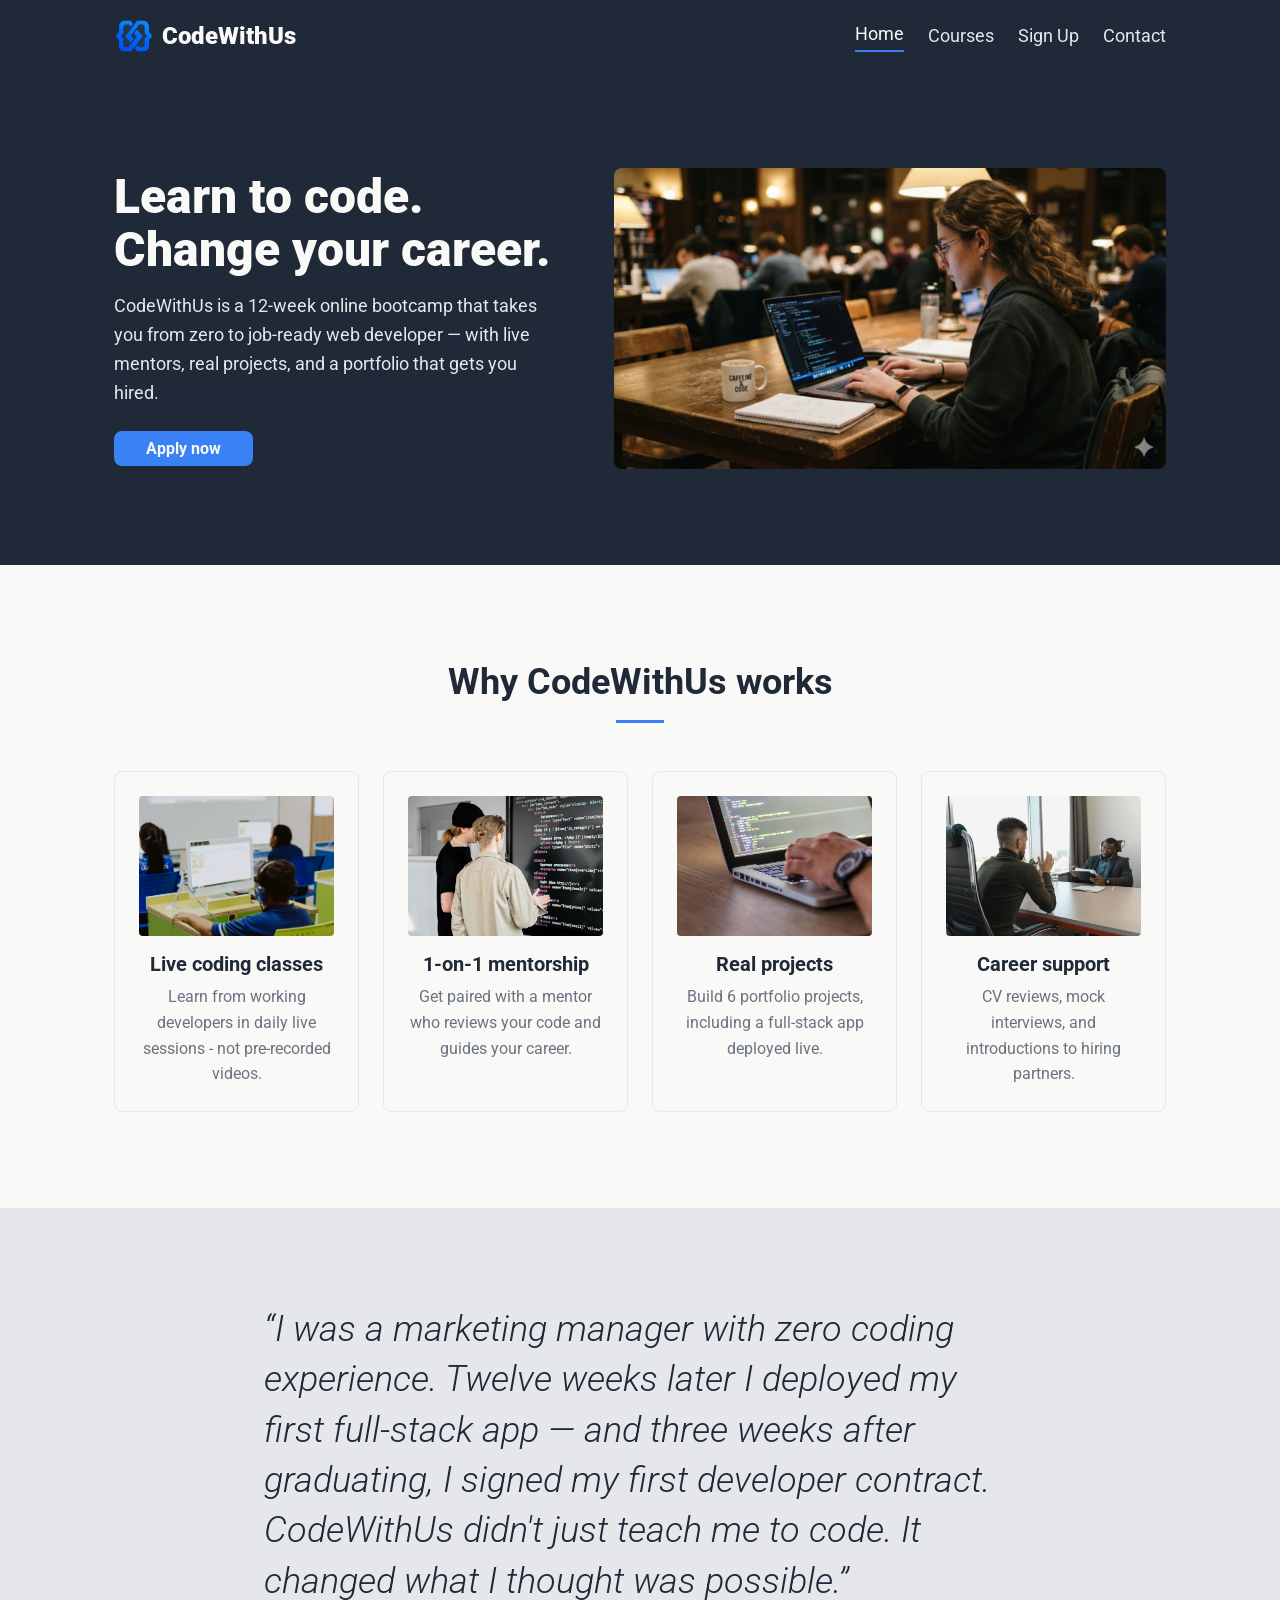
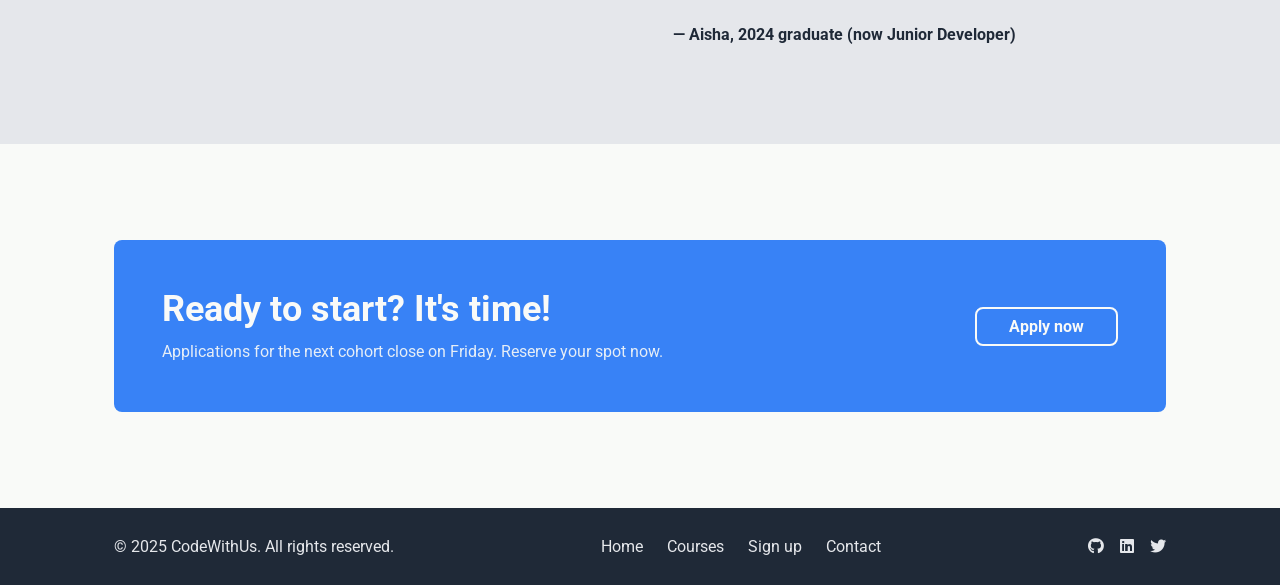
<file: public/index.html>
<!DOCTYPE html>
<html lang="en">
<head>
  <meta charset="UTF-8">
  <meta name="viewport" content="width=device-width, initial-scale=1.0">
  <title>CodeWithUs - Learn to code. Change your career.</title>
  <link rel="stylesheet" href="css/main.css">
  <link rel="stylesheet" href="css/quote-cta-footer.css">
  <link rel="stylesheet" href="https://cdnjs.cloudflare.com/ajax/libs/font-awesome/6.7.2/css/all.min.css">
</head>
<body>

  <header class="site-header">
    <div class="container">
      <a href="index.html" class="logo">
        <img src="img/logo.png" alt="CodeWithUs logo">
        CodeWithUs
      </a>
      <input type="checkbox" id="nav-toggle" class="nav-toggle" aria-label="Toggle navigation">
      <label for="nav-toggle" class="burger">
        <span class="burger-icon"></span>
        <span class="burger-icon"></span>
        <span class="burger-icon"></span>
      </label>
      <nav class="main-nav">
        <a href="index.html" class="nav-link nav-link--active">Home</a>
        <a href="courses.html" class="nav-link">Courses</a>
        <a href="signup.html" class="nav-link">Sign Up</a>
        <a href="contact.html" class="nav-link">Contact</a>
      </nav>
    </div>
  </header>

  <main>
       <section class="hero">
      <div class="container hero-inner">
        <div class="hero-text">
          <h1>Learn to code. Change your career.</h1>
          <p>CodeWithUs is a 12-week online bootcamp that takes you from zero to job-ready web developer — with live mentors, real projects, and a portfolio that gets you hired.</p>
          <a href="courses.html" class="btn">Apply now</a>
        </div>
        <img src="img/hero-1408.jpg"
          srcset="img/hero-704.jpg 704w, img/hero-1408.jpg 1408w"
          sizes="(max-width: 767px) 100vw, 55vw"
          width="1408" height="768"
          alt="Student coding at a laptop"
          class="hero-image">
      </div>
    </section>
<section class="info-section section" id="why">
  <div class="container">

    <h2 class="info-heading">Why CodeWithUs works</h2>

    <div class="info-cards">

      <figure class="info-card">
        <img src="img/card-live-classes.jpg"
             alt="Instructor teaching a live coding class"
             width="400" height="240"
             loading="lazy">
        <figcaption>
          <h3>Live coding classes</h3>
          <p>Learn from working developers in daily live sessions - not pre-recorded videos.</p>
        </figcaption>
      </figure>

      <figure class="info-card">
        <img src="img/card-mentorship.jpg"
             alt="Mentor reviewing code with a student"
             width="400" height="240"
             loading="lazy">
        <figcaption>
          <h3>1-on-1 mentorship</h3>
          <p>Get paired with a mentor who reviews your code and guides your career.</p>
        </figcaption>
      </figure>

      <figure class="info-card">
        <img src="img/card-projects.jpg"
             alt="Student building a full-stack web application"
             width="400" height="240"
             loading="lazy">
        <figcaption>
          <h3>Real projects</h3>
          <p>Build 6 portfolio projects, including a full-stack app deployed live.</p>
        </figcaption>
      </figure>

      <figure class="info-card">
        <img src="img/card-career.jpg"
             alt="Graduate preparing for a developer interview"
             width="400" height="240"
             loading="lazy">
        <figcaption>
          <h3>Career support</h3>
          <p>CV reviews, mock interviews, and introductions to hiring partners.</p>
        </figcaption>
      </figure>

    </div>
  </div>
</section>
    <section class="quote-section section" aria-label="Graduate testimonial">
      <div class="container">
        <blockquote>
          <p class="quote-text">&ldquo;I was a marketing manager with zero coding experience. Twelve weeks later I deployed my first full-stack app &mdash; and three weeks after graduating, I signed my first developer contract. CodeWithUs didn't just teach me to code. It changed what I thought was possible.&rdquo;</p>
          <footer class="quote-author">&mdash; Aisha, 2024 graduate (now Junior Developer)</footer>
        </blockquote>
      </div>
    </section>

    <section class="cta-section section" aria-labelledby="cta-heading">
      <div class="container">
        <div class="cta-box">
          <div class="cta-text">
            <h2 id="cta-heading">Ready to start? It's time!</h2>
            <p>Applications for the next cohort close on Friday. Reserve your spot now.</p>
          </div>
          <a href="courses.html" class="btn btn-outline cta-btn">Apply now</a>
        </div>
      </div>
    </section>
  </main>

  <footer class="site-footer">
    <div class="container footer-inner">
      <p>&copy; 2025 CodeWithUs. All rights reserved.</p>
      <nav aria-label="Footer navigation">
        <ul class="footer-links">
          <li><a href="index.html">Home</a></li>
          <li><a href="courses.html">Courses</a></li>
          <li><a href="signup.html">Sign up</a></li>
          <li><a href="contact.html">Contact</a></li>
        </ul>
      </nav>
      <div class="footer-socials" aria-label="Social links">
        <a href="https://github.com/" aria-label="GitHub"><i class="fa-brands fa-github" aria-hidden="true"></i></a>
        <a href="https://www.linkedin.com/" aria-label="LinkedIn"><i class="fa-brands fa-linkedin" aria-hidden="true"></i></a>
        <a href="https://twitter.com/" aria-label="Twitter"><i class="fa-brands fa-twitter" aria-hidden="true"></i></a>
      </div>
    </div>
  </footer>

</body>
</html>
</file>
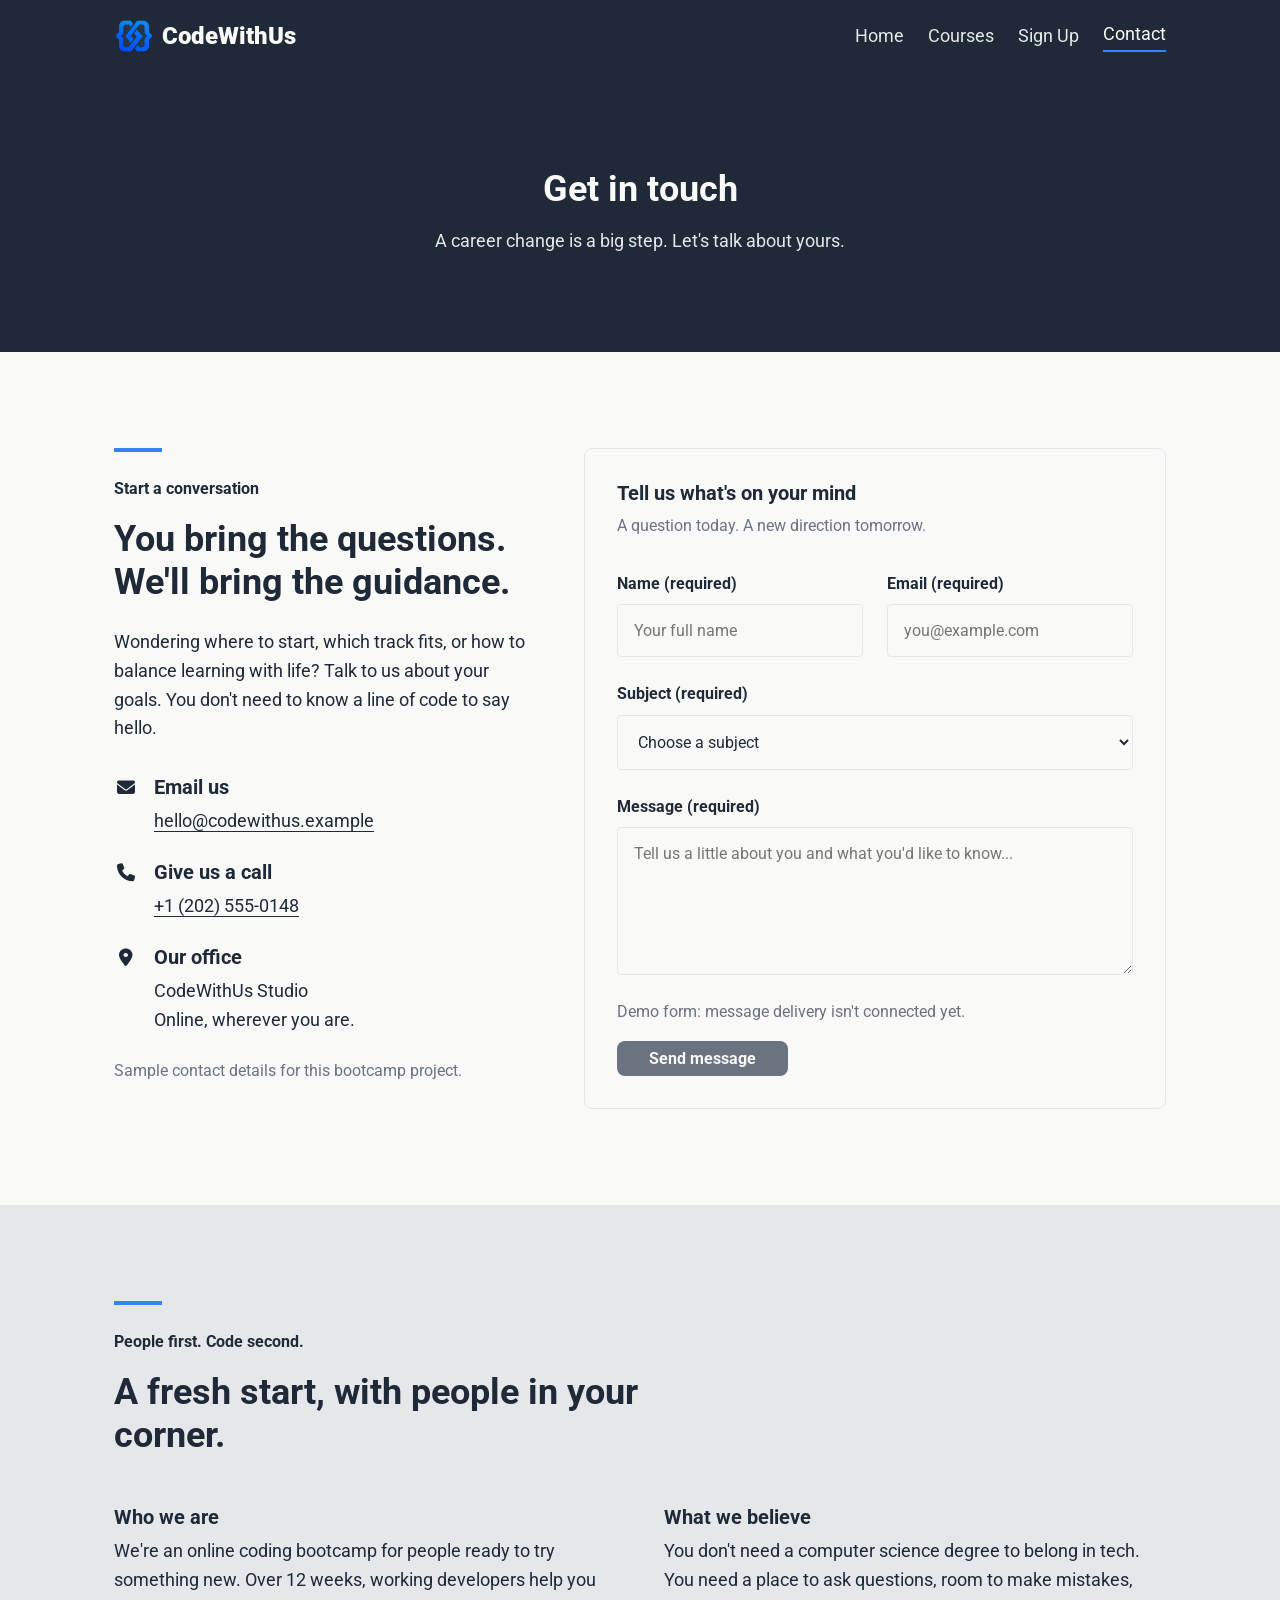
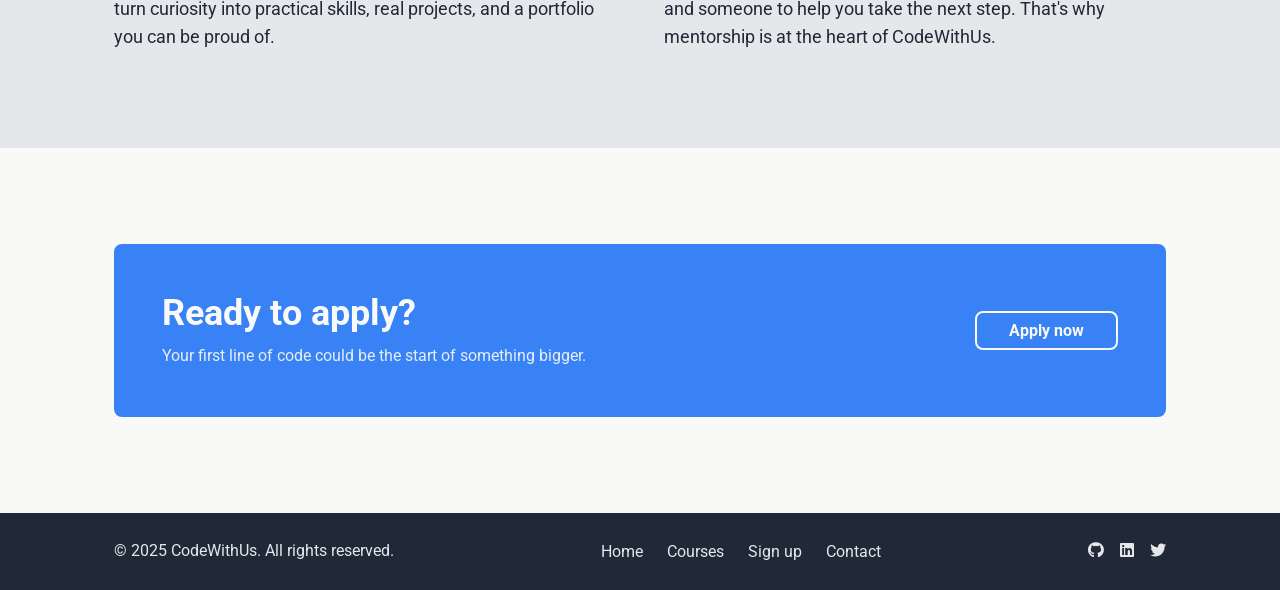
<file: public/contact.html>
<!DOCTYPE html>
<html lang="en">
<head>
  <meta charset="UTF-8">
  <meta name="viewport" content="width=device-width, initial-scale=1.0">
  <title>Contact - CodeWithUs</title>
  <link rel="stylesheet" href="css/main.css">
  <link rel="stylesheet" href="css/quote-cta-footer.css">
  <link rel="stylesheet" href="css/contact.css">
  <link rel="stylesheet" href="https://cdnjs.cloudflare.com/ajax/libs/font-awesome/6.7.2/css/all.min.css">
</head>
<body>

  <header class="site-header">
    <div class="container">
      <a href="index.html" class="logo">
        <img src="img/logo.png" alt="CodeWithUs logo">
        CodeWithUs
      </a>
      <input type="checkbox" id="nav-toggle" class="nav-toggle" aria-label="Toggle navigation">
      <label for="nav-toggle" class="burger">
        <span class="burger-icon"></span>
        <span class="burger-icon"></span>
        <span class="burger-icon"></span>
      </label>
      <nav class="main-nav">
        <a href="index.html" class="nav-link">Home</a>
        <a href="courses.html" class="nav-link">Courses</a>
        <a href="signup.html" class="nav-link">Sign Up</a>
        <a href="contact.html" class="nav-link nav-link--active">Contact</a>
      </nav>
    </div>
  </header>

  <main>
    <section class="page-hero">
      <div class="container">
        <h1>Get in touch</h1>
        <p>A career change is a big step. Let's talk about yours.</p>
      </div>
    </section>

    <section class="form-section section" aria-labelledby="contact-heading">
      <div class="container row contact-layout">
        <div class="contact-details">
          <p class="contact-eyebrow">Start a conversation</p>
          <h2 id="contact-heading">You bring the questions.<br>We'll bring the guidance.</h2>
          <p>Wondering where to start, which track fits, or how to balance learning with life? Talk to us about your goals. You don't need to know a line of code to say hello.</p>
          <address class="contact-address">
            <div class="row contact-detail">
              <i class="fa-solid fa-envelope" aria-hidden="true"></i>
              <div><h3>Email us</h3><a href="mailto:hello@codewithus.example">hello@codewithus.example</a></div>
            </div>
            <div class="row contact-detail">
              <i class="fa-solid fa-phone" aria-hidden="true"></i>
              <div><h3>Give us a call</h3><a href="tel:+12025550148">+1 (202) 555-0148</a></div>
            </div>
            <div class="row contact-detail">
              <i class="fa-solid fa-location-dot" aria-hidden="true"></i>
              <div><h3>Our office</h3><p>CodeWithUs Studio<br>Online, wherever you are.</p></div>
            </div>
          </address>
          <p class="contact-note">Sample contact details for this bootcamp project.</p>
        </div>

        <form class="form-card contact-form" method="post" aria-labelledby="form-heading" aria-describedby="form-note">
          <h2 id="form-heading">Tell us what's on your mind</h2>
          <p class="contact-form-intro">A question today. A new direction tomorrow.</p>
          <div class="row contact-fields">
            <div class="form-group">
              <label for="contact-name">Name (required)</label>
              <input id="contact-name" name="name" type="text" autocomplete="name" placeholder="Your full name" required maxlength="100">
            </div>
            <div class="form-group">
              <label for="contact-email">Email (required)</label>
              <input id="contact-email" name="email" type="email" autocomplete="email" placeholder="you@example.com" required maxlength="254">
            </div>
          </div>
          <div class="form-group">
            <label for="contact-subject">Subject (required)</label>
            <select id="contact-subject" name="subject" required>
              <option value="" disabled selected>Choose a subject</option>
              <option value="courses">Choosing a course</option>
              <option value="schedule">Schedules and pace</option>
              <option value="application">My application</option>
              <option value="other">Something else</option>
            </select>
          </div>
          <div class="form-group">
            <label for="contact-message">Message (required)</label>
            <textarea id="contact-message" name="message" rows="6" placeholder="Tell us a little about you and what you'd like to know..." required maxlength="3000"></textarea>
          </div>
          <p id="form-note" class="contact-note">Demo form: message delivery isn't connected yet.</p>
          <button class="btn" type="submit" disabled>Send message</button>
        </form>
      </div>
    </section>

    <section class="section contact-about" aria-labelledby="about-heading">
      <div class="container">
        <p class="contact-eyebrow">People first. Code second.</p>
        <h2 id="about-heading">A fresh start, with people in your corner.</h2>
        <div class="row contact-about-columns">
          <section>
            <h3>Who we are</h3>
            <p>We're an online coding bootcamp for people ready to try something new. Over 12 weeks, working developers help you turn curiosity into practical skills, real projects, and a portfolio you can be proud of.</p>
          </section>
          <section>
            <h3>What we believe</h3>
            <p>You don't need a computer science degree to belong in tech. You need a place to ask questions, room to make mistakes, and someone to help you take the next step. That's why mentorship is at the heart of CodeWithUs.</p>
          </section>
        </div>
      </div>
    </section>

    <section class="cta-section section" aria-labelledby="contact-cta-heading">
      <div class="container">
        <div class="cta-box">
          <div class="cta-text">
            <h2 id="contact-cta-heading">Ready to apply?</h2>
            <p>Your first line of code could be the start of something bigger.</p>
          </div>
          <a href="signup.html" class="btn btn-outline cta-btn">Apply now</a>
        </div>
      </div>
    </section>
  </main>

  <footer class="site-footer">
    <div class="container footer-inner">
      <p>&copy; 2025 CodeWithUs. All rights reserved.</p>
      <nav aria-label="Footer navigation">
        <ul class="footer-links">
          <li><a href="index.html">Home</a></li>
          <li><a href="courses.html">Courses</a></li>
          <li><a href="signup.html">Sign up</a></li>
          <li><a href="contact.html">Contact</a></li>
        </ul>
      </nav>
      <div class="footer-socials" aria-label="Social links">
        <a href="https://github.com/" aria-label="GitHub"><i class="fa-brands fa-github" aria-hidden="true"></i></a>
        <a href="https://www.linkedin.com/" aria-label="LinkedIn"><i class="fa-brands fa-linkedin" aria-hidden="true"></i></a>
        <a href="https://twitter.com/" aria-label="Twitter"><i class="fa-brands fa-twitter" aria-hidden="true"></i></a>
      </div>
    </div>
  </footer>

</body>
</html>
</file>
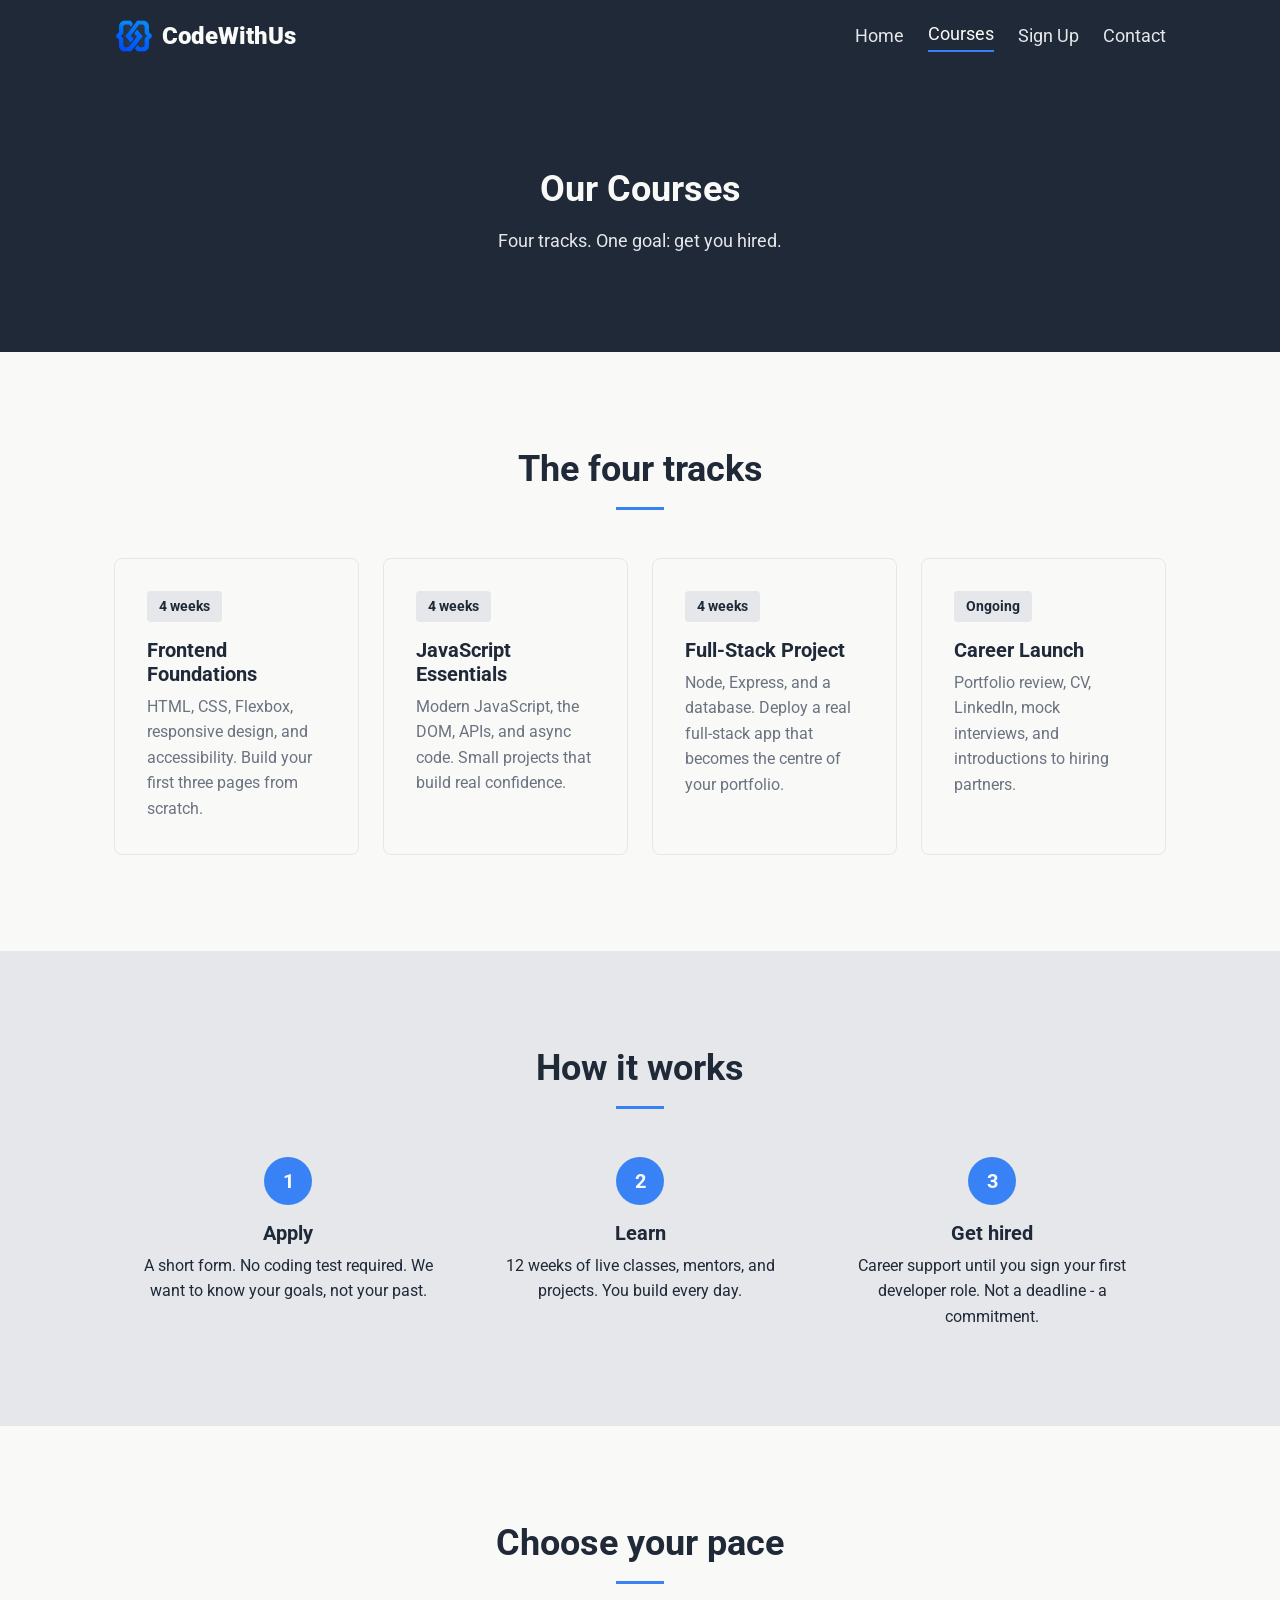
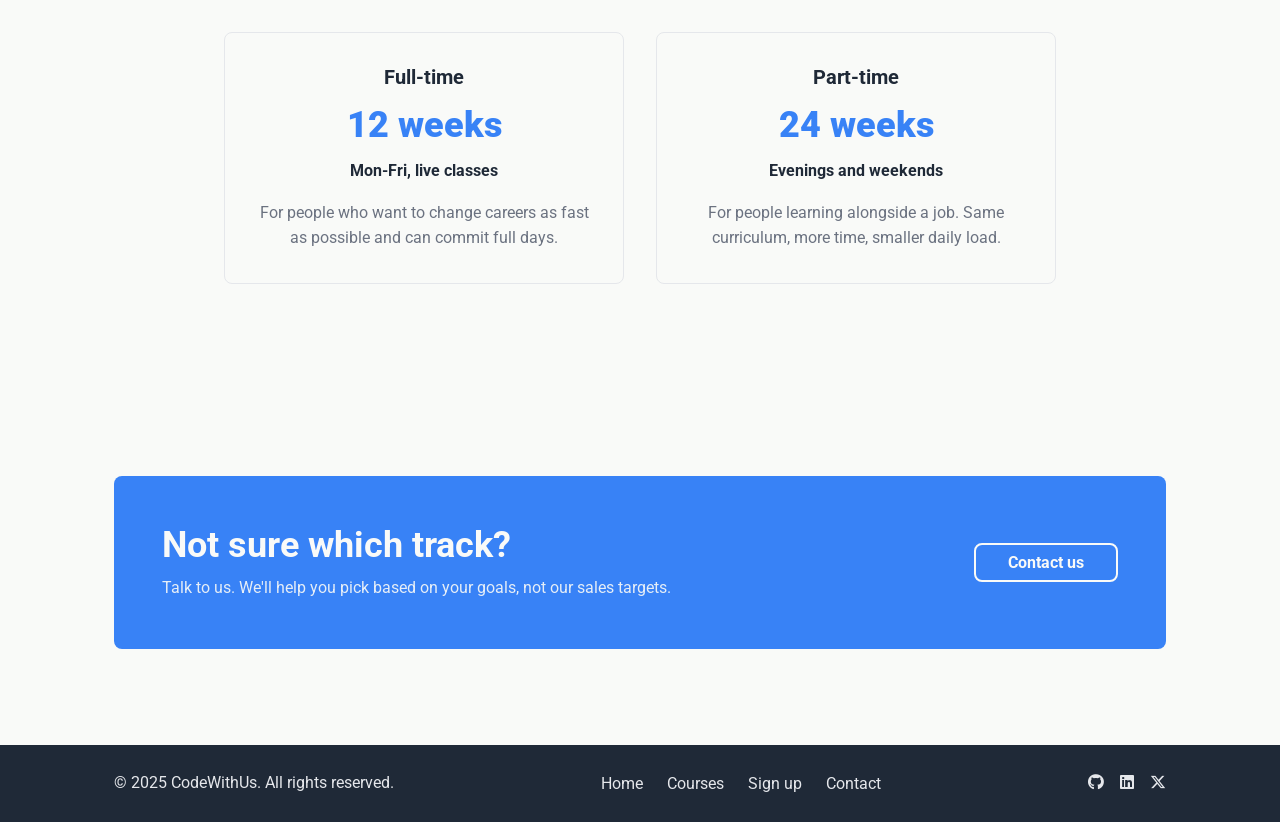
<file: public/courses.html>
<!DOCTYPE html>
<html lang="en">
<head>
  <meta charset="UTF-8">
  <meta name="viewport" content="width=device-width, initial-scale=1.0">
  <title>Courses - CodeWithUs</title>
  <link rel="stylesheet" href="css/main.css">
  <link rel="stylesheet" href="css/quote-cta-footer.css">
  <link rel="stylesheet" href="https://cdnjs.cloudflare.com/ajax/libs/font-awesome/6.7.2/css/all.min.css">
</head>
<body>

  <header class="site-header">
    <div class="container">
      <a href="index.html" class="logo">
        <img src="img/logo.png" alt="CodeWithUs logo">
        CodeWithUs
      </a>

      <input type="checkbox" id="nav-toggle" class="nav-toggle" aria-label="Toggle navigation">
      <label for="nav-toggle" class="burger">
        <span class="burger-icon"></span>
        <span class="burger-icon"></span>
        <span class="burger-icon"></span>
      </label>

      <nav class="main-nav">
        <a href="index.html" class="nav-link">Home</a>
        <a href="courses.html" class="nav-link nav-link--active">Courses</a>
        <a href="signup.html" class="nav-link">Sign Up</a>
        <a href="contact.html" class="nav-link">Contact</a>
      </nav>
    </div>
  </header>

  <main>

    <section class="page-hero">
      <div class="container">
        <h1>Our Courses</h1>
        <p>Four tracks. One goal: get you hired.</p>
      </div>
    </section>

    <section class="section courses-section">
      <div class="container">
        <h2 class="section-heading">The four tracks</h2>

        <div class="course-tracks">
          <section class="course-card">
            <span class="course-badge">4 weeks</span>
            <h3>Frontend Foundations</h3>
            <p>HTML, CSS, Flexbox, responsive design, and accessibility. Build your first three pages from scratch.</p>
          </section>

          <section class="course-card">
            <span class="course-badge">4 weeks</span>
            <h3>JavaScript Essentials</h3>
            <p>Modern JavaScript, the DOM, APIs, and async code. Small projects that build real confidence.</p>
          </section>

          <section class="course-card">
            <span class="course-badge">4 weeks</span>
            <h3>Full-Stack Project</h3>
            <p>Node, Express, and a database. Deploy a real full-stack app that becomes the centre of your portfolio.</p>
          </section>

          <section class="course-card">
            <span class="course-badge">Ongoing</span>
            <h3>Career Launch</h3>
            <p>Portfolio review, CV, LinkedIn, mock interviews, and introductions to hiring partners.</p>
          </section>
        </div>
      </div>
    </section>

    <section class="section steps-section">
      <div class="container">
        <h2 class="section-heading">How it works</h2>

        <div class="steps">
          <div class="step">
            <span class="step-number">1</span>
            <h3>Apply</h3>
            <p>A short form. No coding test required. We want to know your goals, not your past.</p>
          </div>

          <div class="step">
            <span class="step-number">2</span>
            <h3>Learn</h3>
            <p>12 weeks of live classes, mentors, and projects. You build every day.</p>
          </div>

          <div class="step">
            <span class="step-number">3</span>
            <h3>Get hired</h3>
            <p>Career support until you sign your first developer role. Not a deadline - a commitment.</p>
          </div>
        </div>
      </div>
    </section>

    <section class="section pricing-section">
      <div class="container">
        <h2 class="section-heading">Choose your pace</h2>

        <div class="pricing-options">
          <section class="pricing-card">
            <h3>Full-time</h3>
            <p class="pricing-duration">12 weeks</p>
            <p class="pricing-schedule">Mon-Fri, live classes</p>
            <p class="pricing-description">For people who want to change careers as fast as possible and can commit full days.</p>
          </section>

          <section class="pricing-card">
            <h3>Part-time</h3>
            <p class="pricing-duration">24 weeks</p>
            <p class="pricing-schedule">Evenings and weekends</p>
            <p class="pricing-description">For people learning alongside a job. Same curriculum, more time, smaller daily load.</p>
          </section>
        </div>
      </div>
    </section>

    <section class="section cta-section">
      <div class="container">
        <div class="cta-box">
          <div class="cta-text">
            <h2>Not sure which track?</h2>
            <p>Talk to us. We'll help you pick based on your goals, not our sales targets.</p>
          </div>
          <a href="contact.html" class="btn btn-outline cta-btn">Contact us</a>
        </div>
      </div>
    </section>

  </main>

  <footer class="site-footer">
    <div class="container footer-inner">
      <p>&copy; 2025 CodeWithUs. All rights reserved.</p>
      <nav aria-label="Footer navigation">
        <ul class="footer-links">
          <li><a href="index.html">Home</a></li>
          <li><a href="courses.html">Courses</a></li>
          <li><a href="signup.html">Sign up</a></li>
          <li><a href="contact.html">Contact</a></li>
        </ul>
      </nav>
      <div class="footer-socials" aria-label="Social links">
        <a href="https://github.com/" aria-label="GitHub"><i class="fa-brands fa-github" aria-hidden="true"></i></a>
        <a href="https://www.linkedin.com/" aria-label="LinkedIn"><i class="fa-brands fa-linkedin" aria-hidden="true"></i></a>
        <a href="https://twitter.com/" aria-label="Twitter"><i class="fa-brands fa-x-twitter" aria-hidden="true"></i></a>
      </div>
    </div>
  </footer>

</body>
</html>
</file>
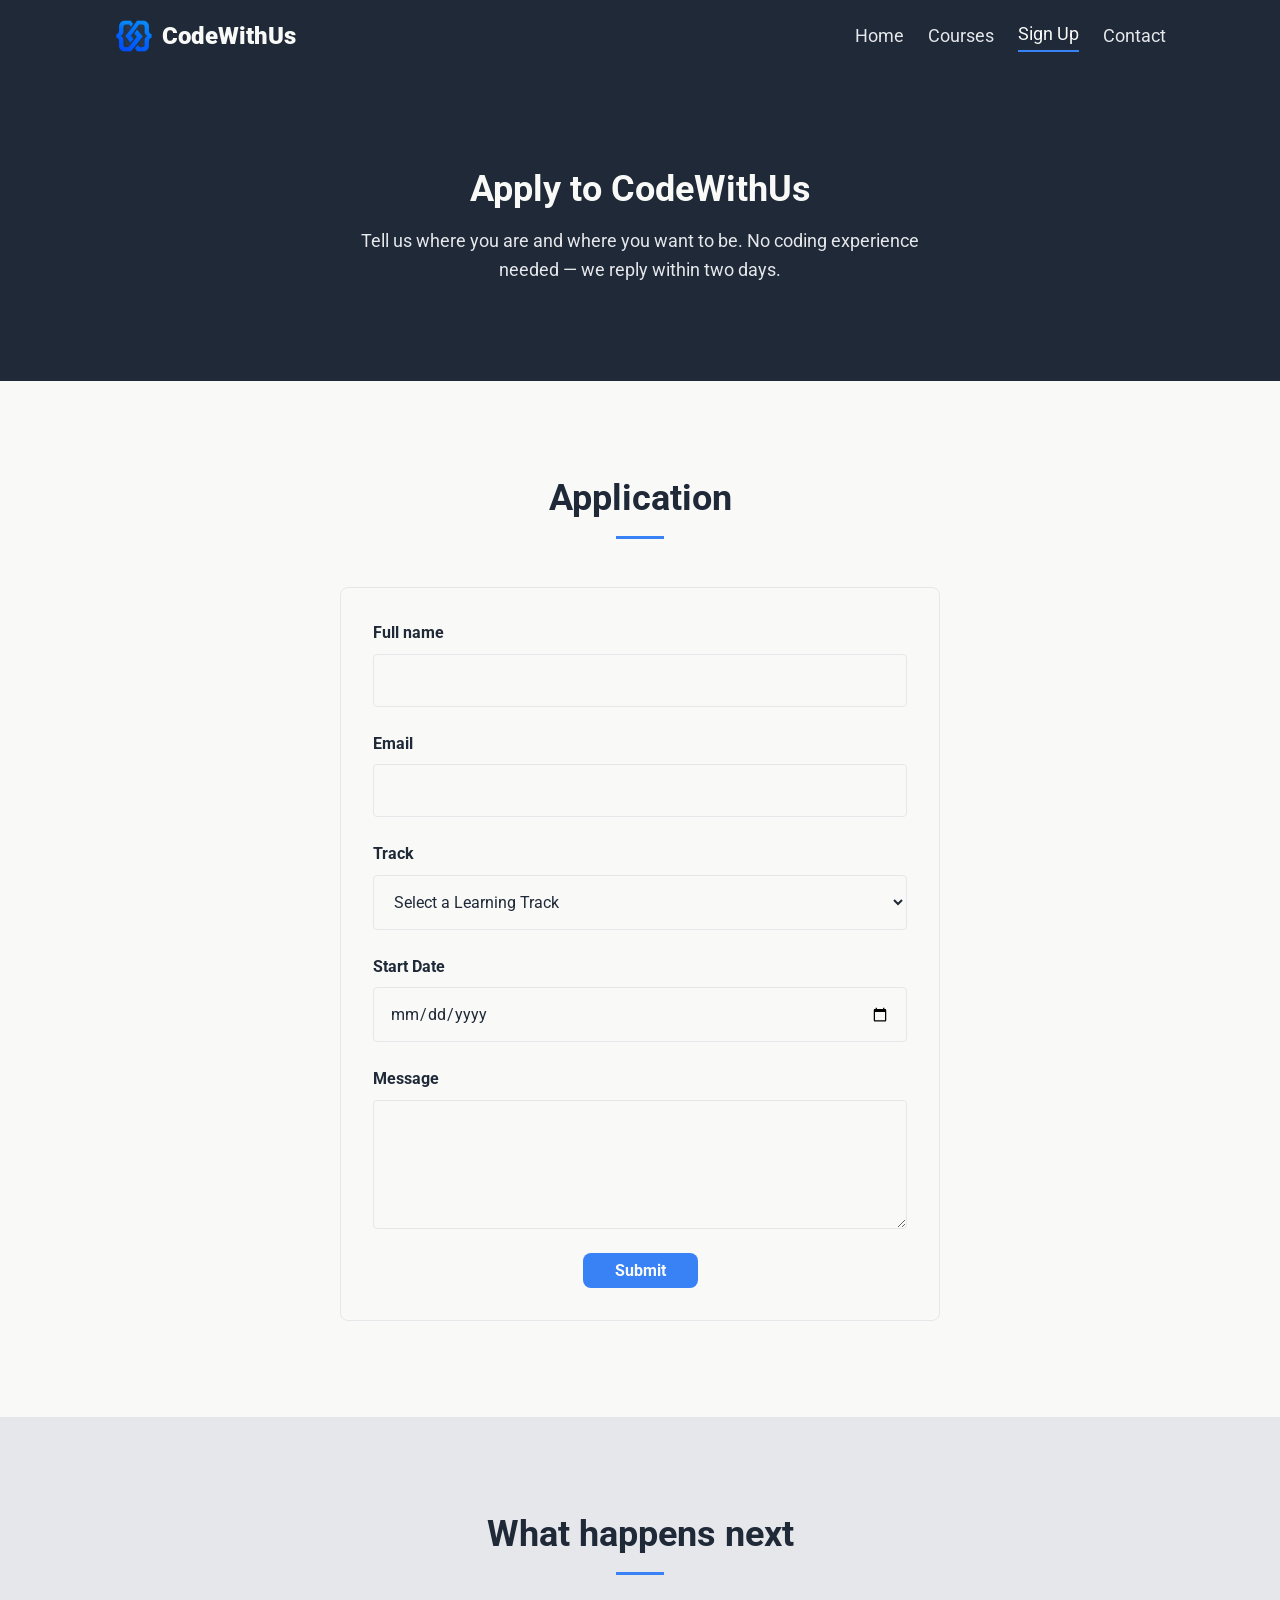
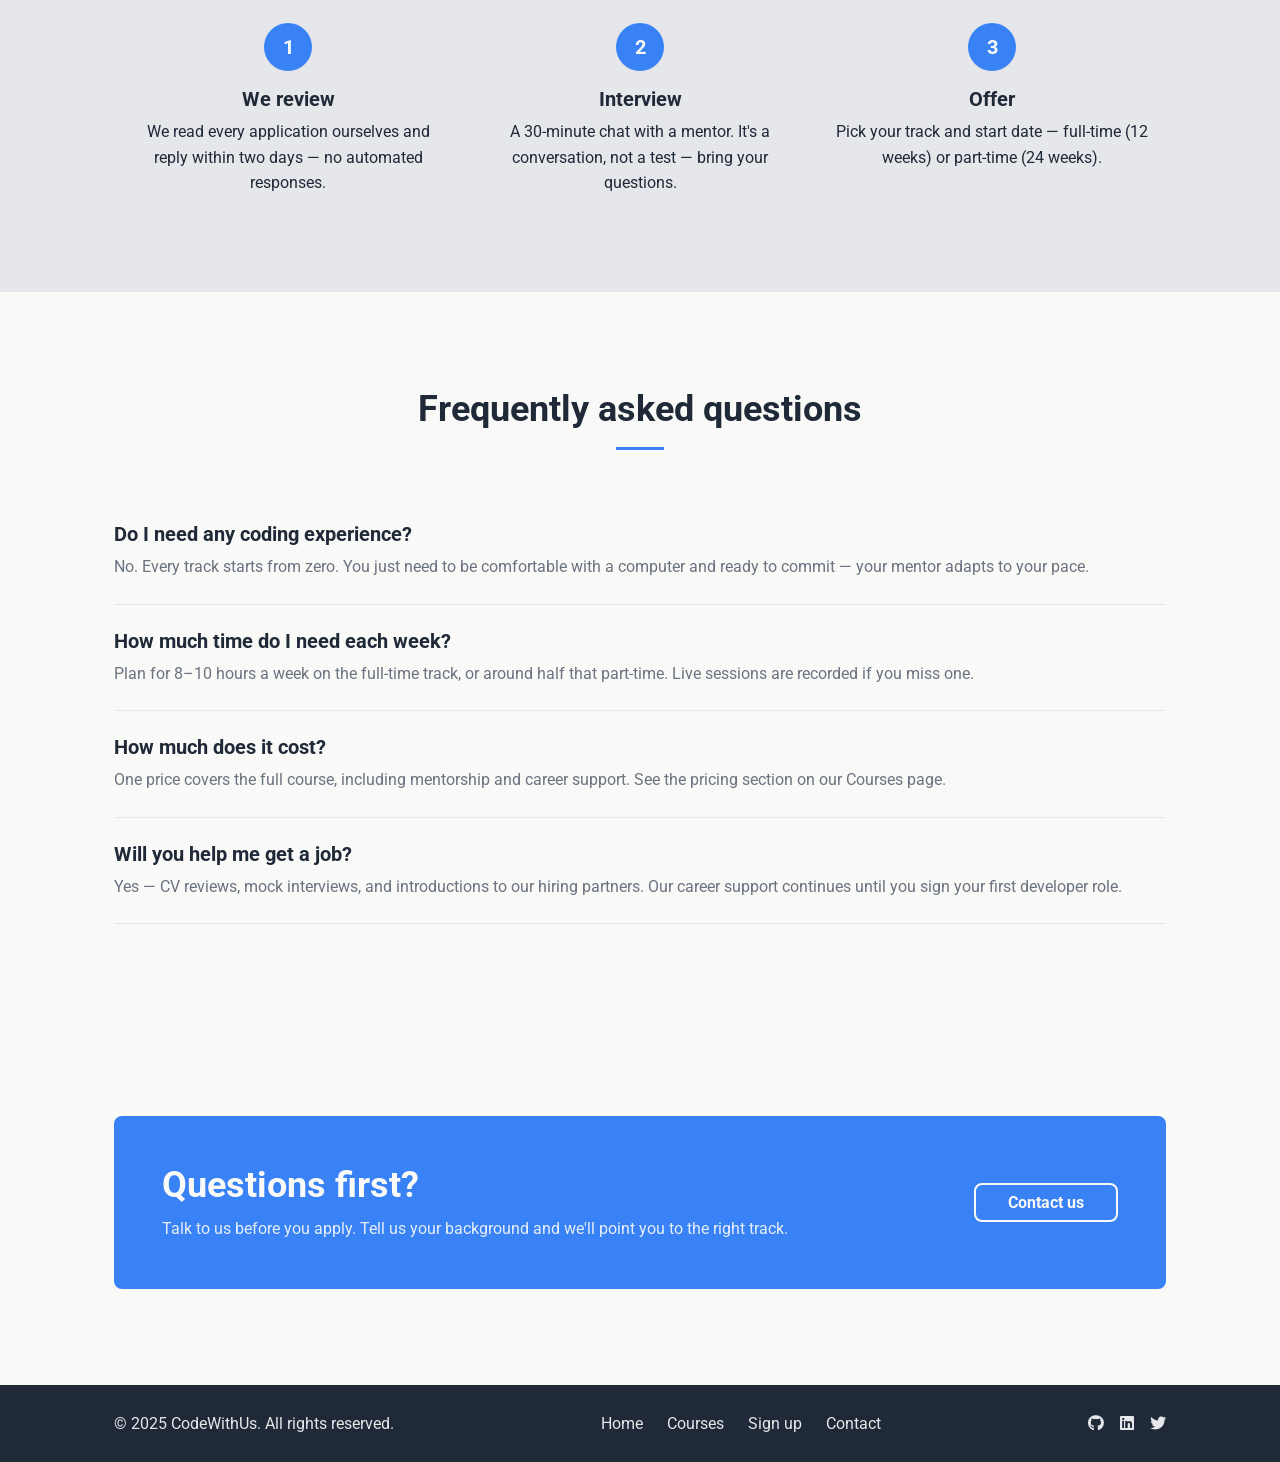
<file: public/signup.html>
<!DOCTYPE html>
<html lang="en">
<head>
  <meta charset="UTF-8">
  <meta name="viewport" content="width=device-width, initial-scale=1.0">
  <title>Apply to CodeWithUs - CodeWithUs</title>
  <link rel="stylesheet" href="css/main.css">
  <link rel="stylesheet" href="css/quote-cta-footer.css">
  <link rel="stylesheet" href="https://cdnjs.cloudflare.com/ajax/libs/font-awesome/6.7.2/css/all.min.css">
</head>
<body>

  <header class="site-header">
    <div class="container">
      <a href="index.html" class="logo">
        <img src="img/logo.png" alt="CodeWithUs logo">
        CodeWithUs
      </a>
      <input type="checkbox" id="nav-toggle" class="nav-toggle" aria-label="Toggle navigation">
      <label for="nav-toggle" class="burger">
        <span class="burger-icon"></span>
        <span class="burger-icon"></span>
        <span class="burger-icon"></span>
      </label>
      <nav class="main-nav">
        <a href="index.html" class="nav-link">Home</a>
        <a href="courses.html" class="nav-link">Courses</a>
        <a href="signup.html" class="nav-link nav-link--active">Sign Up</a>
        <a href="contact.html" class="nav-link">Contact</a>
      </nav>
    </div>
  </header>

  <main>
    <section class="page-hero">
      <div class="container">
        <h1>Apply to CodeWithUs</h1>
        <p>Tell us where you are and where you want to be. No coding experience needed — we reply within two days.</p>
      </div>
    </section>

    <section class="form-section section">
      <div class="container">
        <h2 class="section-heading">Application</h2>

        <form class="form-card apply-form" action="#" method="get">
          <div class="form-group">
            <label for="full-name">Full name</label>
            <input id="full-name" type="text" name="full-name" required>
          </div>

          <div class="form-group">
            <label for="email">Email</label>
            <input id="email" type="email" name="email" required>
          </div>

          <div class="form-group">
            <label for="track">Track</label>
            <select id="track" name="track" required>
              <option value="" disabled selected>Select a Learning Track</option>
              <option value="frontend-foundations">Frontend Foundations</option>
              <option value="javascript-essentials">JavaScript Essentials</option>
              <option value="fullstack-project">Full-Stack Project</option>
              <option value="career-launch">Career Launch</option>
            </select>
          </div>

          <div class="form-group">
            <label for="start-date">Start Date</label>
            <input id="start-date" type="date" name="start-date" value="" required>
          </div>

          <div class="form-group">
            <label for="message">Message</label>
            <textarea id="message" name="message" rows="5"></textarea>
          </div>

          <button class="btn" type="submit">Submit</button>
        </form>
      </div>
    </section>

    <section class="steps-section section">
      <div class="container">
        <h2 class="section-heading">What happens next</h2>

        <div class="steps">
          <div class="step">
            <span class="step-number">1</span>
            <h3>We review</h3>
            <p>We read every application ourselves and reply within two days — no automated responses.</p>
          </div>

          <div class="step">
            <span class="step-number">2</span>
            <h3>Interview</h3>
            <p>A 30-minute chat with a mentor. It's a conversation, not a test — bring your questions.</p>
          </div>

          <div class="step">
            <span class="step-number">3</span>
            <h3>Offer</h3>
            <p>Pick your track and start date — full-time (12 weeks) or part-time (24 weeks).</p>
          </div>
        </div>
      </div>
    </section>

    <section class="faq-section section">
      <div class="container">
        <h2 class="section-heading">Frequently asked questions</h2>

        <div class="faq-item">
          <h3>Do I need any coding experience?</h3>
          <p>No. Every track starts from zero. You just need to be comfortable with a computer and ready to commit — your mentor adapts to your pace.</p>
        </div>

        <div class="faq-item">
          <h3>How much time do I need each week?</h3>
          <p>Plan for 8–10 hours a week on the full-time track, or around half that part-time. Live sessions are recorded if you miss one.</p>
        </div>

        <div class="faq-item">
          <h3>How much does it cost?</h3>
          <p>One price covers the full course, including mentorship and career support. See the pricing section on our Courses page.</p>
        </div>

        <div class="faq-item">
          <h3>Will you help me get a job?</h3>
          <p>Yes — CV reviews, mock interviews, and introductions to our hiring partners. Our career support continues until you sign your first developer role.</p>
        </div>
      </div>
    </section>

    <section class="cta-section section">
      <div class="container">
        <div class="cta-box">
          <div class="cta-text">
            <h2>Questions first?</h2>
            <p>Talk to us before you apply. Tell us your background and we'll point you to the right track.</p>
          </div>
          <a href="contact.html" class="btn btn-outline cta-btn">Contact us</a>
        </div>
      </div>
    </section>
  </main>

  <footer class="site-footer">
    <div class="container footer-inner">
      <p>&copy; 2025 CodeWithUs. All rights reserved.</p>
      <nav aria-label="Footer navigation">
        <ul class="footer-links">
          <li><a href="index.html">Home</a></li>
          <li><a href="courses.html">Courses</a></li>
          <li><a href="signup.html">Sign up</a></li>
          <li><a href="contact.html">Contact</a></li>
        </ul>
      </nav>
      <div class="footer-socials" aria-label="Social links">
        <a href="https://github.com/" aria-label="GitHub"><i class="fa-brands fa-github" aria-hidden="true"></i></a>
        <a href="https://www.linkedin.com/" aria-label="LinkedIn"><i class="fa-brands fa-linkedin" aria-hidden="true"></i></a>
        <a href="https://twitter.com/" aria-label="Twitter"><i class="fa-brands fa-twitter" aria-hidden="true"></i></a>
      </div>
    </div>
  </footer>

</body>
</html>
</file>
<file: public/css/main.css>
@import url('theme.css');
@import url('layout.css');
@import url('components.css');

body {
  font-family: 'Roboto', sans-serif;
  font-size: var(--fs-body);
  line-height: 1.6;
  color: var(--dark);
  background: var(--white);
  -webkit-font-smoothing: antialiased;
}

img {
  max-width: 100%;
  height: auto;
  display: block;
}

a {
  color: inherit;
}

h1, h2, h3, h4, h5, h6 {
  font-family: 'Roboto', sans-serif;
  line-height: 1.2;
}
</file>
<file: public/css/quote-cta-footer.css>
@import url('https://fonts.googleapis.com/css2?family=Roboto:ital,wght@1,300&display=swap');

.quote-text {
  text-align: left;
}

.cta-text {
  flex: 1 1 320px;
  min-width: 0;
}

.cta-btn {
  flex-shrink: 0;
}

.footer-links {
  flex-wrap: wrap;
  justify-content: center;
}

.footer-links a:focus-visible,
.footer-socials a:focus-visible,
.cta-btn:focus-visible {
  outline: 2px solid var(--white);
  outline-offset: var(--sp-1);
}

@media (max-width: 767px) {
  .quote-section,
  .cta-section {
    padding: var(--sp-6) 0;
  }

  .cta-text {
    flex-basis: auto;
  }
}
</file>
<file: public/css/contact.css>
.contact-layout {
  gap: var(--sp-6);
  align-items: flex-start;
}

.contact-details {
  flex: 1 1 320px;
  min-width: 0;
}

.contact-eyebrow {
  font-size: var(--fs-caption);
  font-weight: 700;
  margin-bottom: var(--sp-3);
}

.contact-eyebrow::before {
  content: "";
  display: block;
  width: var(--sp-6);
  height: var(--sp-1);
  background: var(--blue);
  margin-bottom: var(--sp-4);
}

.contact-details h2,
.contact-about h2 {
  font-size: var(--fs-section);
  margin-bottom: var(--sp-4);
}

.contact-address {
  font-style: normal;
  margin-top: var(--sp-5);
}

.contact-detail {
  flex-wrap: nowrap;
  gap: var(--sp-3);
  margin-bottom: var(--sp-4);
}

.contact-detail i {
  flex: 0 0 var(--sp-4);
  padding-top: var(--sp-1);
  text-align: center;
}

.contact-detail h3,
.contact-form h2,
.contact-about h3 {
  font-size: var(--fs-card-title);
  margin-bottom: var(--sp-2);
}

.contact-detail a {
  overflow-wrap: anywhere;
  text-underline-offset: var(--sp-1);
}

.contact-note,
.contact-form-intro {
  font-size: var(--fs-caption);
  color: var(--text-muted);
}

.contact-form {
  flex: 1 1 480px;
  min-width: 0;
  max-width: none;
  margin: 0;
}

.contact-form-intro {
  margin-bottom: var(--sp-5);
}

.contact-fields .form-group {
  flex: 1 1 160px;
  min-width: 0;
}

.contact-form input,
.contact-form select,
.contact-form textarea {
  width: 100%;
  min-width: 0;
}

.contact-form textarea {
  resize: vertical;
}

.contact-form .btn {
  margin-top: var(--sp-3);
}

.contact-form .btn:disabled {
  background: var(--text-muted);
  cursor: not-allowed;
}

.contact-about {
  background: var(--light);
}

.contact-about h2 {
  max-width: 600px;
  margin-bottom: var(--sp-6);
}

.contact-about-columns {
  gap: var(--sp-6);
}

.contact-about-columns section {
  flex: 1 1 320px;
}

@media (max-width: 767px) {
  .contact-details h2,
  .contact-about h2 {
    font-size: 28px;
  }

  .contact-fields {
    gap: 0;
  }

  .contact-fields .form-group {
    flex-basis: 100%;
  }

  .contact-form {
    padding: var(--sp-4);
  }
}
</file>
